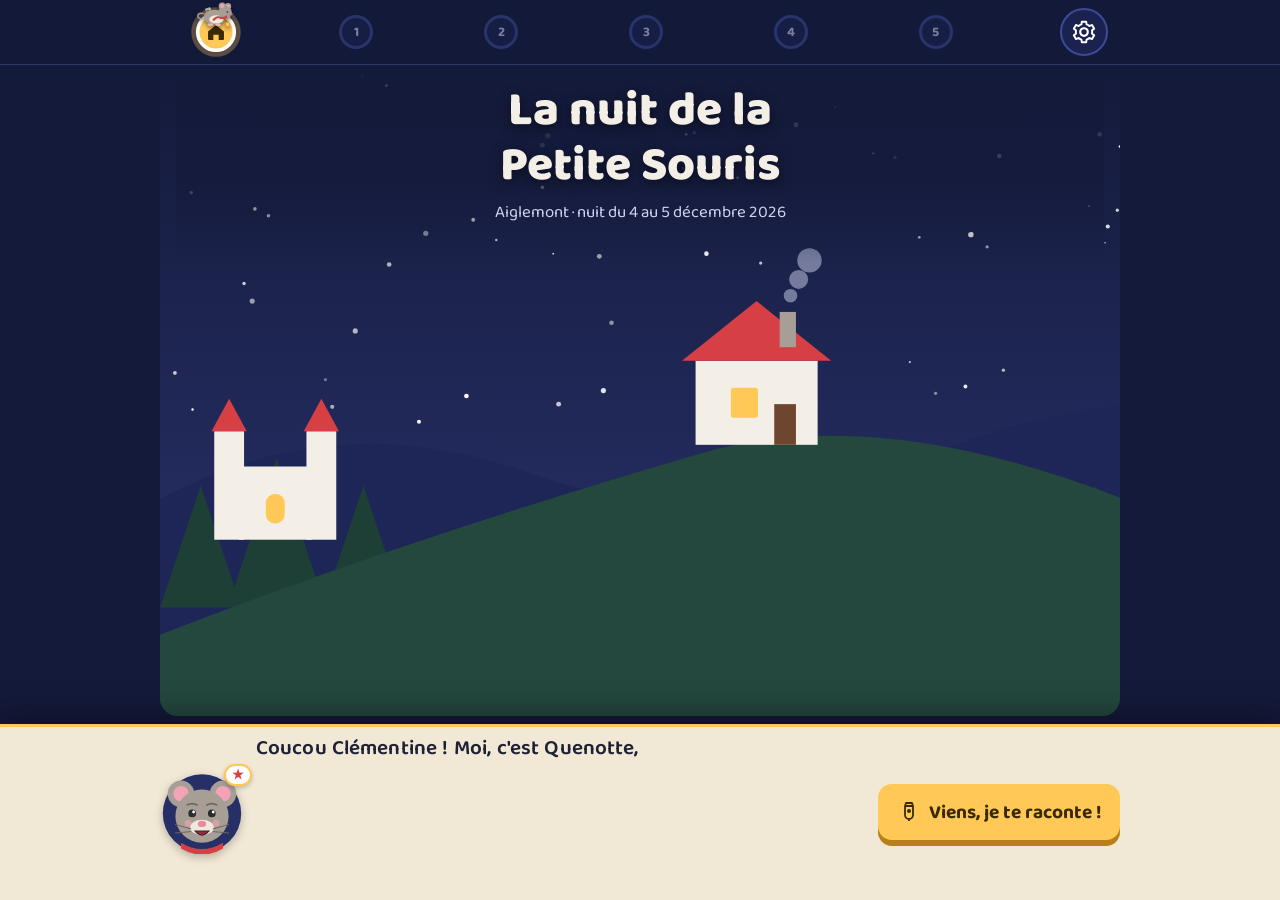
<file: index.html>
<!doctype html>
<html lang="fr">
<head>
<meta charset="utf-8">
<meta name="viewport" content="width=device-width, initial-scale=1, maximum-scale=1, user-scalable=no, viewport-fit=cover">
<meta name="robots" content="noindex, nofollow">
<meta name="theme-color" content="#141A3A">
<title>La nuit de la Petite Souris</title>
<link rel="icon" href="data:image/svg+xml,%3Csvg xmlns='http://www.w3.org/2000/svg' viewBox='0 0 64 64'%3E%3Ccircle cx='18' cy='18' r='12' fill='%23A79E95'/%3E%3Ccircle cx='46' cy='18' r='12' fill='%23A79E95'/%3E%3Ccircle cx='18' cy='18' r='7' fill='%23F2A3B5'/%3E%3Ccircle cx='46' cy='18' r='7' fill='%23F2A3B5'/%3E%3Ccircle cx='32' cy='36' r='22' fill='%23A79E95'/%3E%3Ccircle cx='24' cy='34' r='3' fill='%232B2B33'/%3E%3Ccircle cx='40' cy='34' r='3' fill='%232B2B33'/%3E%3Ccircle cx='32' cy='43' r='3.5' fill='%23E98BA0'/%3E%3Cpath d='M14 52q18 10 36 0v6q-18 10-36 0z' fill='%23D64045'/%3E%3C/svg%3E">
<link rel="manifest" href="manifest.webmanifest">
<link rel="apple-touch-icon" href="icones/icone-180.png">
<meta name="mobile-web-app-capable" content="yes">
<meta name="apple-mobile-web-app-capable" content="yes">
<meta name="apple-mobile-web-app-status-bar-style" content="black-translucent">
<meta name="apple-mobile-web-app-title" content="Petite Souris">
<link rel="stylesheet" href="css/style.css">
<link rel="stylesheet" href="css/diplome.css">
</head>
<body>
<header class="fil" id="fil"></header>
<main id="scene" class="scene"></main>
<footer id="bandeau" class="bandeau" aria-label="Quenotte raconte"></footer>
<div id="voile-noir" aria-hidden="true"></div>
<div id="toast" role="status"></div>
<script>
// Pas de zoom en écartant deux doigts (iPhone et iPad ignorent user-scalable=no)
(function(){ var no=function(e){ e.preventDefault(); };
  ['gesturestart','gesturechange','gestureend'].forEach(function(n){ document.addEventListener(n, no, { passive:false }); });
  document.addEventListener('touchmove', function(e){ if (e.touches && e.touches.length > 1) e.preventDefault(); }, { passive:false });
  document.addEventListener('wheel', function(e){ if (e.ctrlKey) e.preventDefault(); }, { passive:false });
})();
</script>
<script src="config.js"></script>
<script src="js/data.js"></script>
<script src="js/art.js"></script>
<script src="js/decors.js"></script>
<script src="js/audio.js"></script>
<script src="js/musique.js"></script>
<script src="js/narration.js"></script>
<script src="js/scenes.js"></script>
<script src="js/certificat.js"></script>
<script src="js/app.js"></script>
</body>
</html>
</file>
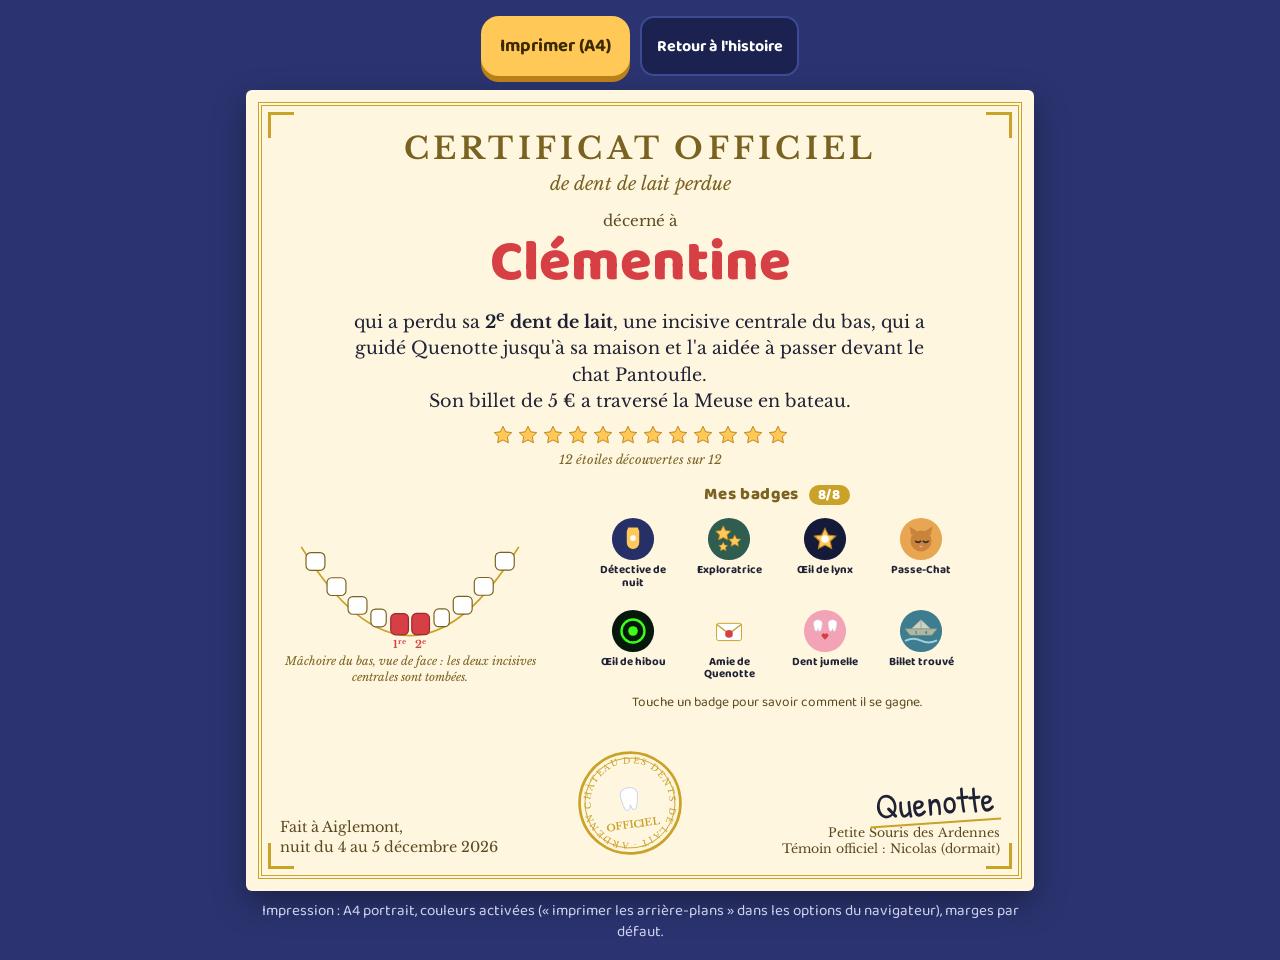
<file: certificat.html>
<!doctype html>
<html lang="fr">
<head>
<meta charset="utf-8">
<meta name="viewport" content="width=device-width, initial-scale=1, maximum-scale=1, user-scalable=no, viewport-fit=cover">
<meta name="robots" content="noindex, nofollow">
<title>Certificat officiel — La nuit de la Petite Souris</title>
<link rel="stylesheet" href="css/style.css">
<link rel="stylesheet" href="css/diplome.css">
<style>
  body{background:#2b3470}
  .page{max-width:820px;margin:0 auto;padding:16px}
  .outils{display:flex;flex-wrap:wrap;gap:10px;justify-content:center;margin:0 0 14px}
  .note{color:var(--muet);font-size:.95rem;text-align:center;margin:10px 0 0}
  @media print{.outils,.note{display:none!important}.page{max-width:none;padding:0}}
</style>
</head>
<body>
<div class="page">
  <div class="outils">
    <button class="btn btn-or" id="btn-print">Imprimer (A4)</button>
    <a class="btn btn-petit" href="index.html#5">Retour à l'histoire</a>
  </div>
  <div id="diplome"></div>
  <p class="note">Impression : A4 portrait, couleurs activées (« imprimer les arrière-plans » dans les options du navigateur), marges par défaut.</p>
</div>
<script>
// Pas de zoom en écartant deux doigts (iPhone et iPad ignorent user-scalable=no)
(function(){ var no=function(e){ e.preventDefault(); };
  ['gesturestart','gesturechange','gestureend'].forEach(function(n){ document.addEventListener(n, no, { passive:false }); });
  document.addEventListener('touchmove', function(e){ if (e.touches && e.touches.length > 1) e.preventDefault(); }, { passive:false });
  document.addEventListener('wheel', function(e){ if (e.ctrlKey) e.preventDefault(); }, { passive:false });
})();
</script>
<script src="config.js"></script>
<script src="js/data.js"></script>
<script src="js/art.js"></script>
<script src="js/certificat.js"></script>
<script>
(function(){
  document.body.insertAdjacentHTML('afterbegin', ART.symboles());
  const pad = n => String(n).padStart(2,'0');
  const p = new URLSearchParams(location.search);
  let etat = {};
  try { etat = JSON.parse(localStorage.getItem('souris.v2') || '{}'); } catch(e) {}
  // Priorité : paramètres d'adresse (envoyés par la tablette) > mémoire locale > tout gagné
  const tous = DATA.badges.filter(b => !b.secret).map(b => b.id);
  const badges = p.has('badges') ? p.get('badges').split(',').filter(Boolean) : (etat.badges && etat.badges.length ? etat.badges : tous);
  const total = DATA.scenes.reduce((n, s) => n + s.bonus.length, 0);
  const etoiles = p.has('etoiles') ? parseInt(p.get('etoiles'), 10) || 0 : Object.keys(etat.etoiles || {}).reduce((n, k) => n + (etat.etoiles[k] || []).length, 0) || total;
  const secret = p.has('secret') ? p.get('secret') === '1' : !!etat.secret;
  if (secret && badges.indexOf('scene13') < 0) badges.push('scene13');
  let nuit = p.get('nuit') || CONFIG.nuit || etat.nuit;
  if (!nuit || !/^\d{4}-\d{2}-\d{2}$/.test(nuit)) { const d = new Date(); if (d.getHours() < 12) d.setDate(d.getDate() - 1); nuit = d.getFullYear() + '-' + pad(d.getMonth()+1) + '-' + pad(d.getDate()); }
  const d1 = new Date(nuit + 'T12:00:00'), d2 = new Date(d1); d2.setDate(d2.getDate() + 1);
  const mois = new Intl.DateTimeFormat('fr-FR', { month: 'long' }); const m1 = mois.format(d1), m2 = mois.format(d2);
  const nuitTexte = m1 === m2 ? `nuit du ${d1.getDate()} au ${d2.getDate()} ${m2} ${d2.getFullYear()}` : `nuit du ${d1.getDate()} ${m1} au ${d2.getDate()} ${m2} ${d2.getFullYear()}`;
  document.getElementById('diplome').innerHTML = CERTIFICAT.html({ badges: badges.concat(badges.indexOf('jumelle') < 0 ? ['jumelle'] : []), secret, nuitTexte, etoiles, total });
  CERTIFICAT.brancher(document.getElementById('diplome'));
  document.getElementById('btn-print').onclick = () => window.print();
})();
</script>
</body>
</html>
</file>
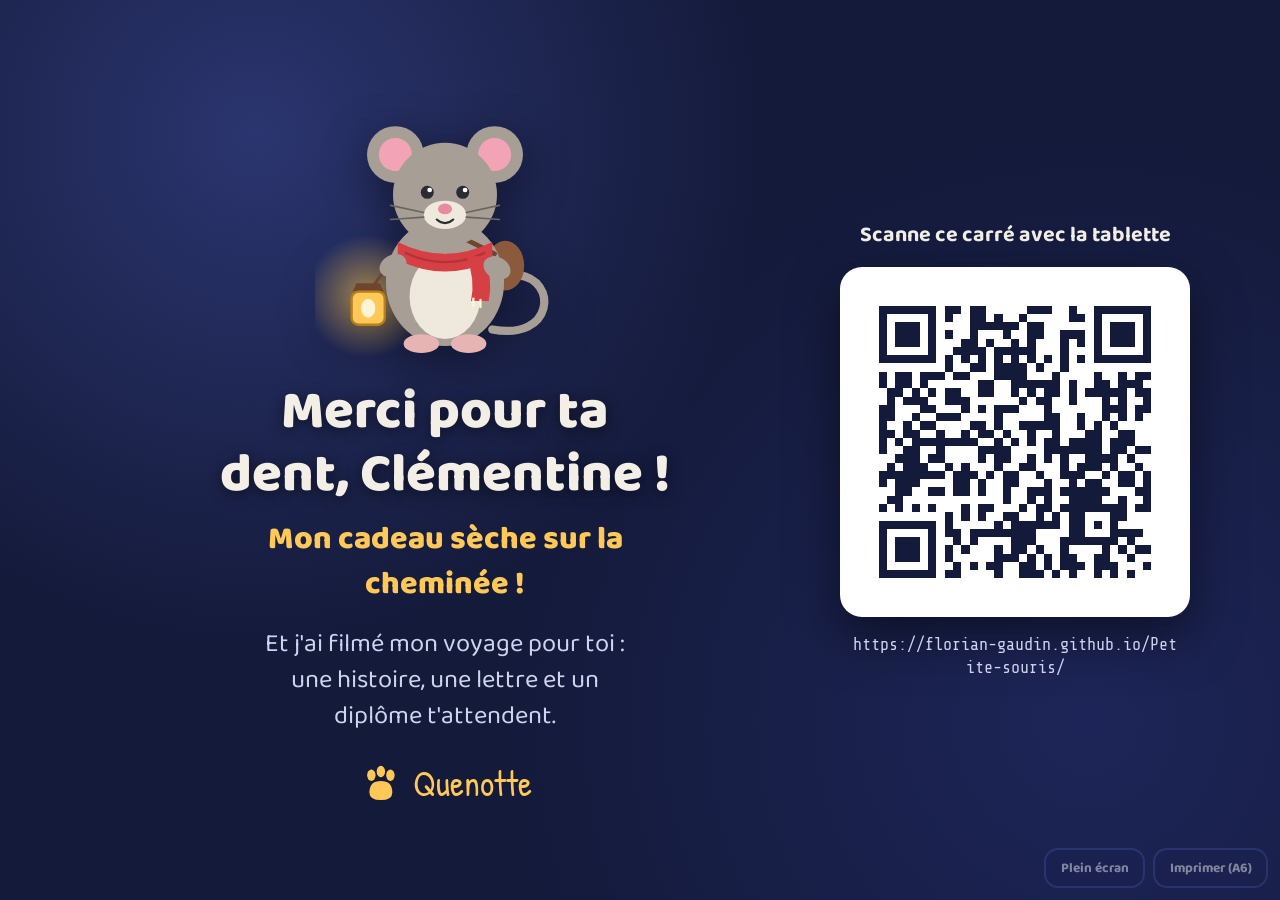
<file: mot.html>
<!doctype html>
<html lang="fr">
<head>
<meta charset="utf-8">
<meta name="viewport" content="width=device-width, initial-scale=1, maximum-scale=1, user-scalable=no, viewport-fit=cover">
<meta name="robots" content="noindex, nofollow">
<title>Le mot de la Petite Souris</title>
<link rel="stylesheet" href="css/style.css">
<style>
  /* Page à afficher en plein écran sur l'ordinateur : l'enfant scanne le QR code avec la tablette */
  html,body{height:100%}
  body{display:flex;flex-direction:column;align-items:center;justify-content:center;background:radial-gradient(circle at 20% 15%,#2b356f 0,transparent 40%),radial-gradient(circle at 85% 80%,#1d2558 0,transparent 45%),var(--nuit);text-align:center;padding:16px}
  .mot{display:grid;grid-template-columns:1fr auto;gap:28px 40px;align-items:center;max-width:1100px;width:100%}
  .mot-texte{display:flex;flex-direction:column;align-items:center;gap:12px}
  .mot h1{font-size:clamp(1.8rem,4.6vw,3.4rem);font-weight:800;max-width:16ch;text-shadow:0 3px 14px rgba(0,0,0,.5)}
  .mot .souris{width:clamp(140px,22vw,260px);height:auto;filter:drop-shadow(0 12px 24px rgba(0,0,0,.45))}
  .mot .cadeau{font-size:clamp(1.3rem,3vw,2rem);font-weight:800;color:var(--lanterne);max-width:22ch;margin:0}
  .mot .inv{font-size:clamp(1.1rem,2.4vw,1.6rem);color:var(--muet);max-width:26ch}
  .mot .sign{font-family:var(--hand);font-size:clamp(1.4rem,3vw,2.2rem);color:var(--lanterne);display:flex;align-items:center;gap:10px}
  .mot .sign svg{width:1.3em;height:1.3em;fill:var(--lanterne)}
  .qr-wrap{display:flex;flex-direction:column;align-items:center;gap:10px}
  .qr{background:#fff;border-radius:22px;padding:clamp(12px,2vw,22px);box-shadow:0 20px 50px rgba(0,0,0,.5)}
  .qr svg{display:block;width:clamp(220px,34vmin,460px);height:auto}
  .url{font-family:var(--mono);font-size:clamp(.8rem,1.6vw,1.05rem);color:var(--muet);word-break:break-all;max-width:36ch}
  .scan{font-weight:700;font-size:clamp(1rem,2.2vw,1.35rem)}
  .outils{position:fixed;right:12px;bottom:12px;display:flex;gap:8px;opacity:.45;transition:opacity .2s}
  .outils:hover,.outils:focus-within{opacity:1}
  .outils .btn{min-height:40px;font-size:.85rem}
  .alerte-url{position:fixed;left:0;right:0;top:0;background:var(--rouge);color:#fff;padding:10px 16px;font-weight:700;text-align:center;z-index:5}
  @media (max-width:760px){.mot{grid-template-columns:1fr;gap:20px}.mot h1{max-width:none}}
  @media print{
    @page{size:A6;margin:7mm}
    body{display:block;background:#fff!important;color:#000;padding:0;height:auto}
    .mot{grid-template-columns:1fr;gap:4mm;max-width:none}
    .mot h1{font-size:17pt;text-shadow:none;color:#1F2235}
    .mot .souris{width:28mm;filter:none}
    .mot .cadeau{font-size:14pt;color:#D64045}
    .mot .inv{font-size:10pt;color:#333}
    .mot .sign{font-size:15pt;color:#1F2235}.mot .sign svg{fill:#1F2235}
    .qr{box-shadow:none;padding:0;border-radius:0}.qr svg{width:48mm}
    .url{font-size:7pt;color:#333}.scan{font-size:10pt;color:#1F2235}
    .outils,.alerte-url{display:none!important}
  }
</style>
</head>
<body>
<div id="alerte" class="alerte-url" hidden>L'adresse du site n'est pas encore renseignée : modifiez « url » dans config.js, puis rechargez cette page.</div>
<main class="mot">
  <div class="mot-texte">
    <svg class="souris" viewBox="0 0 220 240" aria-hidden="true"><use href="#souris-face"/></svg>
    <h1 id="titre"></h1>
    <p class="cadeau" id="cadeau"></p>
    <p class="inv">Et j'ai filmé mon voyage pour toi : une histoire, une lettre et un diplôme t'attendent.</p>
    <p class="sign"><svg viewBox="0 0 24 24" aria-hidden="true"><use href="#patte"/></svg><span id="signature"></span></p>
  </div>
  <div class="qr-wrap">
    <p class="scan">Scanne ce carré avec la tablette</p>
    <div class="qr" id="qr" role="img" aria-label="QR code vers l'histoire"></div>
    <p class="url" id="url"></p>
  </div>
</main>
<div class="outils">
  <button class="btn btn-petit" id="btn-plein">Plein écran</button>
  <button class="btn btn-petit" id="btn-print">Imprimer (A6)</button>
</div>
<script>
// Pas de zoom en écartant deux doigts (iPhone et iPad ignorent user-scalable=no)
(function(){ var no=function(e){ e.preventDefault(); };
  ['gesturestart','gesturechange','gestureend'].forEach(function(n){ document.addEventListener(n, no, { passive:false }); });
  document.addEventListener('touchmove', function(e){ if (e.touches && e.touches.length > 1) e.preventDefault(); }, { passive:false });
  document.addEventListener('wheel', function(e){ if (e.ctrlKey) e.preventDefault(); }, { passive:false });
})();
</script>
<script src="config.js"></script>
<script src="js/art.js"></script>
<script src="vendor/qrcode.js"></script>
<script>
(function(){
  document.body.insertAdjacentHTML('afterbegin', ART.symboles());
  const C = window.CONFIG;
  document.getElementById('titre').textContent = 'Merci pour ta dent, ' + C.enfant + ' !';
  document.getElementById('cadeau').textContent = 'Mon cadeau sèche ' + C.billet.lieu + ' !';
  document.getElementById('signature').textContent = C.souris;
  document.getElementById('url').textContent = C.url;
  if (!C.url || /VOTRE-COMPTE/i.test(C.url)) document.getElementById('alerte').hidden = false;
  // QR code généré hors ligne (bibliothèque embarquée, aucune requête réseau)
  const qr = qrcode(0, 'M'); qr.addData(C.url); qr.make();
  const n = qr.getModuleCount(), marge = 2, taille = n + marge * 2;
  let chemins = '';
  for (let r = 0; r < n; r++) for (let c = 0; c < n; c++) if (qr.isDark(r, c)) chemins += `M${c + marge} ${r + marge}h1v1h-1z`;
  document.getElementById('qr').innerHTML = `<svg viewBox="0 0 ${taille} ${taille}" shape-rendering="crispEdges"><rect width="${taille}" height="${taille}" fill="#fff"/><path d="${chemins}" fill="#141A3A"/></svg>`;
  document.getElementById('btn-print').onclick = () => window.print();
  document.getElementById('btn-plein').onclick = () => { const el = document.documentElement; const f = el.requestFullscreen || el.webkitRequestFullscreen; if (f) f.call(el); };
})();
</script>
</body>
</html>
</file>
<file: css/style.css>
/* La nuit de la Petite Souris — styles (tablette et téléphone d'abord) */
@font-face{font-family:'Baloo 2';src:url('../fonts/baloo2.woff2') format('woff2');font-weight:400 800;font-display:swap}
@font-face{font-family:'Patrick Hand';src:url('../fonts/patrickhand.woff2') format('woff2');font-display:swap}
@font-face{font-family:'Share Tech Mono';src:url('../fonts/sharetechmono.woff2') format('woff2');font-display:swap}
@font-face{font-family:'Libre Baskerville';src:url('../fonts/librebaskerville.woff2') format('woff2');font-display:swap}
@font-face{font-family:'Libre Baskerville';src:url('../fonts/librebaskerville-italic.woff2') format('woff2');font-style:italic;font-display:swap}

:root{
  --nuit:#141A3A; --nuit2:#273066; --nuit3:#1b2250; --encre:#1F2235; --papier:#FFF6E0; --papier2:#f7ecd0;
  --lanterne:#FFC857; --lanterne2:#b9801a; --rouge:#D64045; --rouge2:#9a2a32; --rose:#F2A3B5; --souris:#A79E95;
  --foret:#2F5D50; --meuse:#3E7C8F; --cam:#39FF14; --cam2:#2fbf2f; --cambg:#06180B; --or:#C9A227; --clair:#F3EFE6; --muet:#cfd3ee;
  --display:'Baloo 2','Trebuchet MS',sans-serif; --hand:'Patrick Hand','Segoe Print','Comic Sans MS',cursive; --mono:'Share Tech Mono',Consolas,monospace; --serif:'Libre Baskerville',Georgia,serif;
  --fil-h:64px; --bandeau-h:170px;
}
*{box-sizing:border-box}
html{-webkit-text-size-adjust:100%}
body{margin:0;overscroll-behavior:none;background:var(--nuit);color:var(--clair);font-family:var(--display);font-size:18px;line-height:1.4;overflow-x:hidden;min-height:100%}
button,a.btn{font-family:inherit}
h1,h2,h3{line-height:1.15;margin:0;text-wrap:balance}
p{margin:.4rem 0}
.ico{width:1.25em;height:1.25em;flex:none}
[hidden]{display:none!important}
:focus-visible{outline:3px solid var(--lanterne);outline-offset:2px}

/* ---------- Fil rouge (en-tête) ---------- */
.fil{position:sticky;top:0;z-index:20;background:rgba(20,26,58,.92);backdrop-filter:blur(6px);border-bottom:1px solid #2e3768;padding-top:env(safe-area-inset-top,0px)}
.fil-in{display:flex;align-items:center;gap:10px;max-width:960px;margin:0 auto;height:var(--fil-h);padding-left:max(12px,env(safe-area-inset-left,0px));padding-right:max(12px,env(safe-area-inset-right,0px))}
.ruban{position:relative;flex:1;height:44px;min-width:0}
.perle{position:absolute;top:50%;width:34px;height:34px;margin:-17px 0 0 -17px;border-radius:50%;border:3px solid #3d4a95;background:var(--nuit3);color:var(--muet);font:700 .85rem var(--display);padding:0;cursor:pointer}
.perle.maison{left:5%;background:var(--rouge);border-color:var(--rouge);display:grid;place-items:center}
.perle.maison svg{width:18px;height:18px}
.perle.maison.active{background:var(--lanterne);border-color:var(--lanterne)}
.perle.maison.active svg path{fill:#3b2a00}
.perle[data-n="1"]{left:21%}.perle[data-n="2"]{left:37.5%}.perle[data-n="3"]{left:54%}.perle[data-n="4"]{left:70.5%}.perle[data-n="5"]{left:87%}
/* Étapes déjà parcourues en jaune, étape en cours en jaune entourée de blanc */
.perle.faite{background:var(--lanterne);border-color:var(--lanterne);color:#3b2a00}
.perle.active{background:var(--lanterne);border-color:#fff;color:#3b2a00;transform:scale(1.18);box-shadow:0 0 0 4px rgba(255,200,87,.3)}
.perle.maison,.perle.maison.faite{background:var(--rouge);border-color:var(--rouge)}
.perle.maison.active{background:var(--lanterne);border-color:#fff}
.perle:not(.ouverte){opacity:.55}
.fil-souris{position:absolute;top:50%;left:5%;width:38px;height:30px;margin:-34px 0 0 -19px;transition:left .8s cubic-bezier(.4,0,.2,1);pointer-events:none;filter:drop-shadow(0 2px 2px rgba(0,0,0,.5))}
.fil-souris svg{width:100%;height:100%}
/* Préférences */
.prefs{position:relative;flex:none}
.prefs-menu{position:absolute;right:0;top:calc(100% + 8px);z-index:45;min-width:250px;background:var(--papier);color:var(--encre);border-radius:16px;box-shadow:0 12px 30px rgba(0,0,0,.45);padding:6px;display:flex;flex-direction:column;gap:2px}
.prefs-menu button{display:flex;align-items:center;gap:10px;min-height:48px;width:100%;border:0;border-radius:12px;background:none;color:inherit;font:700 1rem var(--display);text-align:left;padding:0 12px;cursor:pointer}
.prefs-menu button:hover,.prefs-menu button:focus-visible{background:#f3e3bd}
.prefs-menu .ico{width:22px;height:22px}
.prefs-menu .danger{color:var(--rouge2)}
.prefs-menu .danger.confirme{background:var(--rouge);color:#fff}
.btn-ico{width:48px;height:48px;border-radius:50%;border:2px solid #3d4a95;background:#1b2250;color:#fff;display:grid;place-items:center;cursor:pointer;padding:0}
.btn-ico .ico{width:26px;height:26px}
@media (max-width:440px){
  .fil-in{gap:6px}
  .btn-ico{width:40px;height:40px}
  .btn-ico .ico{width:22px;height:22px}
  .perle{width:30px;height:30px;margin:-15px 0 0 -15px;font-size:.85rem;border-width:2.5px}
  .perle.maison svg{width:15px;height:15px}
  .fil-souris{width:32px;height:25px;margin:-29px 0 0 -16px}
}

/* ---------- Mise en page générale ---------- */
.scene{max-width:960px;margin:0 auto;padding:10px max(14px,env(safe-area-inset-left,0px)) calc(var(--bandeau-h) + 24px) max(14px,env(safe-area-inset-right,0px))}
.barre{display:flex;flex-wrap:wrap;align-items:center;justify-content:space-between;gap:8px 12px;margin:2px 0 8px}
.actions{display:flex;gap:8px;flex-wrap:wrap}
.decor-titre{display:flex;flex-wrap:wrap;row-gap:4px;align-items:center;gap:10px;font-size:clamp(1.2rem,4.2vw,1.6rem);font-weight:800;margin:4px 0 8px;color:var(--clair)}
.decor-heure{font-family:var(--mono);font-weight:400;font-size:.8em;color:var(--lanterne);background:var(--nuit3);border:1px solid #3d4a95;border-radius:999px;padding:2px 10px;white-space:nowrap}
.consigne{color:var(--muet);font-size:1.05rem;margin:0 0 10px}
.fin{display:flex;flex-direction:column;align-items:center;gap:12px;margin:16px 0 8px}

/* Boutons : gros, pour le pouce */
.btn{min-height:60px;font:700 1.15rem var(--display);border-radius:18px;padding:0 1.2rem;border:0;cursor:pointer;display:inline-flex;align-items:center;justify-content:center;gap:.5rem;text-decoration:none;color:inherit;-webkit-tap-highlight-color:transparent;transition:transform .12s,box-shadow .12s}
.btn:active{transform:translateY(3px)}
.btn-grand{width:100%;max-width:520px;min-height:74px;font-size:1.4rem}
.btn-or{background:var(--lanterne);color:#3b2a00;box-shadow:0 6px 0 var(--lanterne2)}
.btn-or:active{box-shadow:0 3px 0 var(--lanterne2)}
.btn-rouge{background:var(--rouge);color:#fff;box-shadow:0 6px 0 var(--rouge2)}
.btn-rouge:active{box-shadow:0 3px 0 var(--rouge2)}
.btn-petit{min-height:46px;font-size:1rem;background:#1b2250;color:#fff;border:2px solid #3d4a95;border-radius:14px;padding:0 .9rem}
.btn-petit.on{background:#3d4a95}
.btn small{font-size:.75em;font-weight:500;opacity:.8}
.btn.pop{animation:pop .4s ease-out}
@keyframes pop{from{opacity:0;transform:translateY(8px)}to{opacity:1;transform:none}}

/* ---------- Bandeau de narration (Quenotte parle) ---------- */
.bandeau{position:fixed;left:0;right:0;bottom:0;z-index:25;max-height:42vh;background:rgba(255,246,224,.94);color:var(--encre);border-top:3px solid var(--lanterne);box-shadow:0 -10px 30px rgba(0,0,0,.35);backdrop-filter:blur(8px);padding:7px max(12px,env(safe-area-inset-left,0px)) calc(10px + env(safe-area-inset-bottom,0px)) max(12px,env(safe-area-inset-right,0px));transition:transform .5s cubic-bezier(.4,0,.2,1);cursor:pointer}
.bandeau.cache{transform:translateY(110%)}
.bandeau-in{max-width:960px;margin:0 auto;display:grid;grid-template-columns:44px 1fr;grid-template-rows:108px 44px;grid-template-areas:"texte texte" "portrait actions";gap:4px 10px;align-items:center}
.bandeau-portrait{grid-area:portrait;position:relative;width:44px;height:44px}
.portrait{width:100%;height:100%;display:block;filter:drop-shadow(0 3px 4px rgba(0,0,0,.25))}
.portrait.hop{animation:hop .5s ease-out}
@keyframes hop{0%{transform:scale(1)}40%{transform:scale(1.1) rotate(-4deg)}100%{transform:scale(1)}}
.bandeau-bulle{position:absolute;right:-8px;top:-6px;min-width:22px;height:22px;padding:0 6px;border-radius:12px;background:#fff;border:2px solid var(--lanterne);color:var(--rouge);font:800 .8rem var(--display);display:none;align-items:center;justify-content:center;box-shadow:0 2px 4px rgba(0,0,0,.2)}
.bandeau-bulle.on{display:inline-flex;animation:pop .3s ease-out}
/* Hauteur fixe : tout l'écran reste visible, un texte trop long défile dans le cadre */
.bandeau-texte{grid-area:texte;margin:0;font-size:1.05rem;font-weight:600;line-height:1.36;word-spacing:.06em;letter-spacing:.005em;height:108px;overflow:hidden;align-self:start;text-wrap:pretty}
.bandeau-actions{min-height:40px}
.bandeau.chuchote .bandeau-texte{font-style:italic;color:#3a3550}
.bandeau-texte .mot{opacity:0;transition:opacity .35s ease-out}
.bandeau-texte .mot.vu{opacity:1}
.bandeau-suite{grid-area:actions;display:none;justify-self:end;align-items:center;gap:6px;min-height:40px;padding:0 16px 0 18px;border-radius:999px;background:var(--lanterne);color:#3b2a00;font-size:1.05rem;font-weight:800;box-shadow:0 4px 0 var(--lanterne2);animation:suite 1.2s ease-in-out infinite}
.bandeau-suite b{font-size:1.3em;line-height:1}
.bandeau.attente{border-top-color:#ffdc8a}
.bandeau.attente .bandeau-suite{display:inline-flex}
.bandeau.attente .bandeau-actions:not(:empty):not([hidden])~.bandeau-suite{display:none}
@keyframes suite{0%,100%{transform:translateX(0) scale(1)}50%{transform:translateX(4px) scale(1.05)}}
.bandeau-actions{grid-area:actions;display:flex;justify-content:center;gap:8px;flex-wrap:wrap}
.bandeau-actions:empty{display:none}
.bandeau-actions .btn{min-height:40px;font-size:1.05rem;width:100%;max-width:420px;border-radius:14px}
/* Expressions du portrait */
.portrait .yeux-grands,.portrait .yeux-doux,.portrait .oeil-clin,.portrait .bouche-joie,.portrait .bouche-o,.portrait .bouche-triste,.portrait .patte-chut{display:none}
.portrait[data-expr="joie"] .bouche-sourire{display:none}.portrait[data-expr="joie"] .bouche-joie{display:block}
.portrait[data-expr="surprise"] .yeux-ouverts,.portrait[data-expr="surprise"] .bouche-sourire{display:none}
.portrait[data-expr="surprise"] .yeux-grands,.portrait[data-expr="surprise"] .bouche-o{display:block}
.portrait[data-expr="surprise"] .sourcils{transform:translateY(-5px)}
.portrait[data-expr="chuchote"] .yeux-ouverts{display:none}
.portrait[data-expr="chuchote"] .yeux-doux,.portrait[data-expr="chuchote"] .patte-chut{display:block}
.portrait[data-expr="clin"] .yeux-ouverts{display:none}.portrait[data-expr="clin"] .oeil-clin{display:block}
.portrait[data-expr="triste"] .yeux-ouverts,.portrait[data-expr="triste"] .bouche-sourire{display:none}
.portrait[data-expr="triste"] .yeux-doux,.portrait[data-expr="triste"] .bouche-triste{display:block}
.portrait[data-expr="triste"] .sg{transform:rotate(12deg)}.portrait[data-expr="triste"] .sd{transform:rotate(-12deg)}
.portrait .sg,.portrait .sd{transform-box:fill-box;transform-origin:center}
.portrait .sourcils{transition:transform .3s}

/* ---------- Chapitre 0 ---------- */
.scene.ch-0{height:calc(100vh - var(--fil-h) - 1px - env(safe-area-inset-top,0px));height:calc(100dvh - var(--fil-h) - 1px - env(safe-area-inset-top,0px));padding-bottom:calc(var(--bandeau-h) + 8px);display:flex;flex-direction:column;overflow:hidden}
.scene.ch-0 .ch0{flex:1;min-height:0}
.ch0{position:relative;min-height:calc(100vh - var(--fil-h) - var(--bandeau-h) - 34px);display:flex;flex-direction:column;justify-content:flex-start;margin:-10px calc(-1 * max(14px,env(safe-area-inset-left,0px))) 0 calc(-1 * max(14px,env(safe-area-inset-right,0px)));padding:0 max(16px,env(safe-area-inset-left,0px)) 16px;border-radius:0 0 18px 18px;overflow:hidden}
.ch0 .ciel{position:absolute;inset:0;overflow:hidden;z-index:0}
.ciel-svg{width:100%;height:100%;display:block}
.ch0-texte{position:relative;z-index:1;display:flex;flex-direction:column;align-items:center;gap:8px;text-align:center;padding:18px 0 36px;background:linear-gradient(rgba(20,26,58,.8) 55%,transparent)}
.titre{font-size:clamp(1.8rem,6.5vw,3rem);font-weight:800;text-shadow:0 3px 12px rgba(0,0,0,.5);max-width:14ch}
.sous{color:var(--muet);font-size:1.05rem;margin:0}
.ciel-svg .chemin0,.ciel-svg .qui{opacity:0;transition:opacity 1s}
.ch0.allume .ciel-svg .chemin0,.ch0.allume .ciel-svg .qui{opacity:1}
.ciel-svg .fenetre{animation:lueur 3s ease-in-out infinite alternate}
.ciel-svg .fumee circle{animation:fumee 4s ease-in-out infinite}
.ciel-svg .fumee circle:nth-child(2){animation-delay:1.3s}.ciel-svg .fumee circle:nth-child(3){animation-delay:2.6s}
@keyframes lueur{from{opacity:.75}to{opacity:1}}
@keyframes fumee{0%{opacity:0;transform:translateY(0)}30%{opacity:.5}100%{opacity:0;transform:translateY(-18px)}}
.etoile{animation:scintille-etoile 4s ease-in-out infinite}
@keyframes scintille-etoile{0%,100%{opacity:.35}50%{opacity:1}}

/* ---------- Chapitre 1 : frise et décors ---------- */
.frise{display:flex;align-items:center;justify-content:center;gap:4px;margin:0 0 8px}
.pastille{width:40px;height:40px;border-radius:50%;border:2px solid #3d4a95;background:var(--nuit3);color:var(--muet);display:grid;place-items:center;padding:0;cursor:pointer;flex:none;transition:transform .2s}
.pastille svg{width:24px;height:24px}
.pastille.faite{background:var(--rouge);border-color:var(--rouge);color:#fff}
.pastille.active{background:var(--lanterne);border-color:var(--lanterne);color:#3b2a00;transform:scale(1.15)}
.pastille:disabled{opacity:.4;cursor:default}
.frise-trait{flex:0 1 26px;height:3px;background:#3d4a95;border-radius:2px}
.decor-wrap{position:relative;border-radius:16px;overflow:hidden;border:2px solid #2e3768;background:var(--nuit);touch-action:manipulation;-webkit-user-select:none;user-select:none}
.decor-wrap .decor-titre{position:absolute;left:10px;top:8px;z-index:2;margin:0;font-size:clamp(1rem,3.4vw,1.3rem);text-shadow:0 2px 6px rgba(0,0,0,.7);pointer-events:none}
.decor{width:100%;height:auto;display:block;margin:0 auto}
.decor-wrap.bouge .decor{animation:bouge .5s ease-out}
@keyframes bouge{0%,100%{transform:none}30%{transform:translateX(-5px) rotate(-.3deg)}70%{transform:translateX(5px) rotate(.3deg)}}

/* Éléments à toucher, halos, main qui montre */
.tap{cursor:pointer;-webkit-tap-highlight-color:transparent}
.tap:focus{outline:none}
.decor.secret .tap.cible .halo{animation:none;opacity:.3}
.tap.refus{animation:refus .4s ease-in-out}
.depart{transition:transform 1.5s ease-in}
.depart.part{transform:translateX(1150px)}
.decor-meuse.arrive .lueur{opacity:0}
.decor-place .tap.montre .geant .bras-d{animation:none;transform:rotate(-62deg);transition:transform .6s}
.decor-wrap .decor-titre{flex-wrap:wrap;row-gap:4px;max-width:calc(100% - 96px)}
@keyframes refus{0%,100%{transform:translateX(0)}30%{transform:translateX(-4px)}70%{transform:translateX(4px)}}
.decor .noir,.decor .dore,.decor .lueur,.decor .lueur-maison,.decor .lampe-lueur,.decor .champi-lueur,.decor .brume,.decor .main-aide,.decor .navire,.decor .etoile{pointer-events:none}
.tap .halo{opacity:0;transform-box:fill-box;transform-origin:center;pointer-events:all}
.tap.bonus .halo{opacity:.55;animation:scintille 2.6s ease-in-out infinite}
.tap.cible .halo{opacity:1;animation:pulse-halo 1.4s ease-in-out infinite}
.tap.cible.grand .halo{animation:pulse-grand 1.4s ease-in-out infinite}
.tap.vu .halo,.tap.deja .halo,.tap.fait .halo{opacity:0;animation:none}
.tap.deja:not(.vu) .halo{opacity:.18;animation:none}
@keyframes scintille{0%,100%{opacity:.35;transform:scale(.92)}50%{opacity:.75;transform:scale(1.06)}}
@keyframes pulse-halo{0%,100%{opacity:.75;transform:scale(.95)}50%{opacity:1;transform:scale(1.15)}}
@keyframes pulse-grand{0%,100%{opacity:.8;transform:scale(1.3)}50%{opacity:1;transform:scale(1.7)}}
.indice{pointer-events:none;filter:drop-shadow(0 0 4px #FFC857)}
.indice use{transform-box:view-box;transform-origin:0 0;animation:indice 1.6s ease-in-out infinite}
.tap.vu .indice,.tap.deja .indice{display:none}
@keyframes indice{0%,100%{opacity:.35;transform:scale(.7) rotate(-10deg)}50%{opacity:1;transform:scale(1.15) rotate(10deg)}}
.secrets{position:absolute;right:10px;top:8px;z-index:2;display:flex;align-items:center;gap:4px;background:rgba(20,26,58,.75);border:1px solid #3d4a95;border-radius:999px;padding:3px 10px 3px 6px;font-weight:800;font-size:.9rem;color:var(--lanterne);pointer-events:none}
.secrets svg{width:18px;height:18px}
.main-aide{opacity:0;pointer-events:none;transition:opacity .4s}
.main-aide.on{opacity:1}
.main-aide use{filter:drop-shadow(0 3px 3px rgba(0,0,0,.5))}
.main-aide.on use{animation:montre 1s ease-in-out infinite}
@keyframes montre{0%,100%{transform:translate(0,0) scale(1)}50%{transform:translate(-8px,-10px) scale(.92)}}
.lueur{opacity:.9;transition:opacity 1s}
.quenotte.trotte use{animation:trotte .5s ease-in-out infinite}
@keyframes trotte{0%,100%{transform:translateY(0)}50%{transform:translateY(-4px)}}
.decor .z{font-family:var(--display);font-weight:800;font-size:30px;fill:#F3EFE6}
.decor .z.petit{font-size:22px}

/* Château */
.decor-chateau .noir{transition:opacity 1.4s}
.decor-chateau.allume .noir{opacity:0}
.decor-chateau .lueur{opacity:0}
.decor-chateau.allume .lueur{opacity:1}
.decor-chateau .tresor circle{animation:lueur 2s ease-in-out infinite alternate}
.decor-chateau .feuillage{transform-box:fill-box;transform-origin:50% 90%;animation:feuille 4s ease-in-out infinite}
.decor-chateau .tap.secoue .feuillage{animation:secoue .25s ease-in-out 6}
@keyframes feuille{0%,100%{transform:rotate(0)}50%{transform:rotate(1.5deg)}}
@keyframes secoue{0%,100%{transform:rotate(0)}50%{transform:rotate(-4deg)}}
.decor-chateau .hulotte{opacity:0;transform:translateY(40px) scale(.5);transform-box:view-box;transform-origin:0 0;transition:transform .8s cubic-bezier(.3,1.4,.5,1),opacity .4s}
.decor-chateau .tap.vu .hulotte{opacity:1;transform:translateY(-62px)}
.decor-chateau .hulotte .aile{transform-box:view-box;transition:transform .3s}
.decor-chateau .aile.ag{transform-origin:-16px 6px}.decor-chateau .aile.ad{transform-origin:16px 6px}
.decor-chateau .tap.envol .hulotte{animation:envol 2.6s ease-in forwards}
.decor-chateau .tap.vu.encore .halo{opacity:.8;animation:pulse-halo 1.4s ease-in-out infinite}
.decor-chateau .tap.encore .indice{display:block}
.decor-chateau .tap.envol .indice,.decor-chateau .tap.envol .halo{display:none}
.decor-chateau .tap.envol .aile.ag{animation:aile-g .25s ease-in-out 10}
.decor-chateau .tap.envol .aile.ad{animation:aile-d .25s ease-in-out 10}
@keyframes envol{0%{transform:translateY(-62px);opacity:1}30%{transform:translate(-60px,-140px) scale(.95)}100%{transform:translate(-520px,-560px) scale(.55);opacity:0}}
@keyframes aile-g{0%,100%{transform:rotate(0)}50%{transform:rotate(55deg)}}
@keyframes aile-d{0%,100%{transform:rotate(0)}50%{transform:rotate(-55deg)}}
.decor-chateau .billet-sac{transition:transform .8s cubic-bezier(.3,1.3,.5,1)}
.decor-chateau .tap.vu .billet-sac{transform:translateY(-38px)}

/* Forêt */
.decor-foret .champi .chapeau,.decor-foret .champi rect{transition:fill .5s}
.decor-foret .champi.allume .chapeau{fill:#FFC857}
.decor-foret .champi.allume .pois{fill:#FFF4D6}
.decor-foret .champi.allume rect{fill:#FFF4D6}
.decor-foret .champi-lueur{opacity:0;transition:opacity .8s}
.decor-foret .champi.allume .champi-lueur{opacity:1}
.decor-foret .dore{transition:opacity 1.6s}
.decor-foret.dore .dore{opacity:.22}
.decor-foret .buisson{transform-box:fill-box;transform-origin:50% 100%;animation:tremble-buisson 2.4s ease-in-out infinite}
.decor-foret .tap.vu .buisson{animation:none}
@keyframes tremble-buisson{0%,70%,100%{transform:rotate(0)}75%{transform:rotate(-3deg)}80%{transform:rotate(3deg)}85%{transform:rotate(-2deg)}90%{transform:rotate(2deg)}}
.decor-foret .renard{opacity:0;transition:transform 1.1s cubic-bezier(.3,1,.4,1),opacity .5s}
.decor-foret .tap.vu .renard{opacity:1;transform:translateX(-100px)}
.decor-foret .tap[data-el="luciole"] .lum{animation:luciole 1.6s ease-in-out infinite}
.decor-foret .tap.vole .lum{animation-duration:.5s}
@keyframes luciole{0%,100%{opacity:.5;transform:scale(.8)}50%{opacity:1;transform:scale(1.3)}}
.decor-foret .brume ellipse{animation:brume 9s ease-in-out infinite alternate}
@keyframes brume{from{transform:translateX(-20px)}to{transform:translateX(20px)}}

/* Meuse */
.decor-meuse .vagues path{animation:vague 4s linear infinite}
.decor-meuse .vagues path:nth-child(2){animation-duration:5.5s}
.decor-meuse .vagues path:nth-child(3){animation-duration:7s}
@keyframes vague{from{transform:translateX(0)}to{transform:translateX(80px)}}
.decor-meuse .reflet{animation:reflet 3s ease-in-out infinite alternate}
@keyframes reflet{from{opacity:.45;transform:scaleX(.92)}to{opacity:.75;transform:scaleX(1.06)}}
.decor-meuse .ronds ellipse{opacity:0;transform-box:fill-box;transform-origin:center}
.decor-meuse .tap.ondule .ronds ellipse{animation:rond 2s ease-out}
.decor-meuse .tap.ondule .ronds ellipse:nth-child(2){animation-delay:.4s}
.decor-meuse .tap.ondule .ronds ellipse:nth-child(3){animation-delay:.8s}
@keyframes rond{0%{opacity:.9;transform:scale(.6)}100%{opacity:0;transform:scale(3.2)}}
.decor-meuse .bulles-eau circle{animation:bulle 3.2s ease-in infinite}
.decor-meuse .bulles-eau circle:nth-child(2){animation-delay:1s}.decor-meuse .bulles-eau circle:nth-child(3){animation-delay:2s}
@keyframes bulle{0%{opacity:0;transform:translateY(10px)}30%{opacity:.9}100%{opacity:0;transform:translateY(-26px)}}
.decor-meuse .poisson{opacity:0;transform:translate(470px,480px)}
.decor-meuse .tap.saute .poisson{animation:saut-poisson 1.5s ease-out}
@keyframes saut-poisson{0%{opacity:0;transform:translate(470px,480px) rotate(-35deg)}25%{opacity:1}50%{transform:translate(470px,392px) rotate(0)}80%{opacity:1}100%{opacity:0;transform:translate(470px,485px) rotate(40deg)}}
.decor-meuse .pli{display:none}
.decor-meuse .tap[data-etape="0"] .pli0,.decor-meuse .tap[data-etape="1"] .pli1,.decor-meuse .tap[data-etape="2"] .pli2,.decor-meuse .tap[data-etape="3"] .pli3{display:block;animation:pop .35s ease-out}
.decor-meuse .tap.parti{opacity:0;transition:opacity .4s}
/* Le billet reste dans le sac de Quenotte, puis en sort quand il faut le plier */
.decor-meuse .tap[data-el="billet"]:not(.devant){opacity:0;pointer-events:none}
.decor-meuse .billet-in{transform-box:view-box;transform-origin:0 0}
.decor-meuse .tap.devant .billet-in{animation:sort-du-sac 1s cubic-bezier(.3,1.25,.5,1)}
@keyframes sort-du-sac{0%{opacity:0;transform:translate(-158px,22px) scale(.12) rotate(-25deg)}35%{opacity:1}100%{opacity:1;transform:none}}
.decor-meuse .navire{opacity:0;transition:opacity .4s}
.decor-meuse .navire.on{opacity:1}
.decor-meuse .rive-g{transition:opacity .4s}
.decor-meuse .rive-g.cache{opacity:0}
.decor-meuse .rive-d{opacity:0;transition:opacity .6s}
.decor-meuse .rive-d.on{opacity:1}
.decor-meuse .lumieres{opacity:.3;transition:opacity 1.6s}
.decor-meuse.arrive .lumieres{opacity:1}

/* Place Ducale */
.decor-place .vitre{animation:clignote 1.9s steps(2) infinite}
.decor-place .tap.vu .vitre{animation:none;opacity:1}
@keyframes clignote{0%,100%{opacity:1}50%{opacity:.25}}
.decor-place .pigeon{opacity:0;transform:translateY(10px) scale(.3);transform-box:fill-box;transform-origin:center;transition:transform .6s cubic-bezier(.3,1.4,.5,1),opacity .3s}
.decor-place .tap.vu .pigeon{opacity:1;transform:none}
.decor-place .pantin{opacity:0;transform:translateY(-60px);transform-box:fill-box;transform-origin:50% 0}
.decor-place .tap.danse .pantin{animation:pantin 2.6s ease-in-out forwards}
@keyframes pantin{0%{opacity:0;transform:translateY(-60px)}25%{opacity:1;transform:translateY(0) rotate(0)}45%{transform:translateY(-6px) rotate(10deg)}65%{transform:translateY(0) rotate(-10deg)}85%{transform:translateY(-6px) rotate(6deg)}100%{opacity:1;transform:translateY(0)}}
.decor-place .tap.fait .pantin{opacity:1}
.decor-place .geant .bras-d{transform-box:fill-box;transform-origin:0 0}
.decor-place .tap.danse .geant .bras-d{animation:coucou-bras .5s ease-in-out 4}
@keyframes coucou-bras{0%,100%{transform:rotate(0)}50%{transform:rotate(-70deg)}}
.decor-place .fromage{transform-box:fill-box;transform-origin:center;transition:transform .5s}
.decor-place .tap.croque .fromage{transform:scale(.7) translateX(10px)}
.decor-place .miettes{opacity:0;transition:opacity .4s}
.decor-place .tap.croque .miettes{opacity:1}

/* Aiglemont */
.decor-aiglemont .coq{transform-box:fill-box;transform-origin:center}
.decor-aiglemont .tap.tourne .coq{animation:tourne 2.2s cubic-bezier(.25,.8,.3,1) forwards}
@keyframes tourne{from{transform:rotate(0)}to{transform:rotate(1080deg)}}
.decor-aiglemont .lueur-maison{opacity:0;transition:opacity 1.4s}
.decor-aiglemont.trouve .lueur-maison{opacity:1}
.decor-aiglemont .ampoule,.decor-aiglemont .lampe-lueur{animation:gresille 1.7s steps(4) infinite}
.decor-aiglemont .lampe-lueur{opacity:.6}
.decor-aiglemont .tap.vu .ampoule,.decor-aiglemont .tap.vu .lampe-lueur{animation:none}
@keyframes gresille{0%,100%{opacity:1}25%{opacity:.3}50%{opacity:.9}75%{opacity:.5}}
.decor-aiglemont .tap[data-el="fenetre"] .vitre{opacity:.45;transition:opacity .8s}
.decor-aiglemont .tap[data-el="fenetre"].vu .vitre{opacity:1}
.decor-aiglemont .nicolas{opacity:0;transition:opacity .8s}
.decor-aiglemont .tap.vu .nicolas{opacity:1}

/* Pantoufle */
.decor-pantoufle .fourrure{fill:#20222e;transition:fill 1.2s}
.decor-pantoufle .queue{stroke:#20222e;transition:stroke 1.2s}
.decor-pantoufle .revele .fourrure{fill:#E8A552}
.decor-pantoufle .revele .queue{stroke:#E8A552}
.decor-pantoufle .rayures,.decor-pantoufle .oreilles,.decor-pantoufle .nez,.decor-pantoufle .bouche{opacity:0;transition:opacity 1.2s}
.decor-pantoufle .revele .rayures,.decor-pantoufle .revele .oreilles,.decor-pantoufle .revele .nez,.decor-pantoufle .revele .bouche{opacity:1}
.decor-pantoufle .yeux-brillent{animation:brille 2.2s ease-in-out infinite}
@keyframes brille{0%,100%{opacity:1}50%{opacity:.5}}
.decor-pantoufle .yeux-fermes{display:none}
.decor-pantoufle .revele .yeux-brillent{display:none}
.decor-pantoufle .revele .yeux-fermes{display:block}
.decor-pantoufle .zzz{opacity:0;transition:opacity .8s}
.decor-pantoufle .revele .zzz{opacity:1}
.decor-pantoufle .revele .z{animation:zz 1.6s ease-in-out infinite}
.decor-pantoufle .revele .z.petit{animation-delay:.5s}
.decor-pantoufle .pendule{opacity:0;transform:scale(.4);transform-box:fill-box;transform-origin:center;transition:transform .6s cubic-bezier(.3,1.4,.5,1),opacity .3s}
.decor-pantoufle .tap.vu .pendule{opacity:1;transform:none}
.decor-pantoufle .tap[data-el="fenetre"] .vitre{transition:fill .6s}
.decor-pantoufle .tap[data-el="fenetre"].vu .vitre{fill:#6b5a2a}
.decor-pantoufle .fleur{transform-box:fill-box;transform-origin:50% 100%}
.decor-pantoufle .tap.vu .fleur{animation:fleur .7s ease-out}
.decor-pantoufle .tap.vu .fleur:nth-child(3){animation-delay:.1s}.decor-pantoufle .tap.vu .fleur:nth-child(4){animation-delay:.2s}
@keyframes fleur{0%{transform:scale(1)}40%{transform:scale(1.35) rotate(-8deg)}70%{transform:scale(1.1) rotate(6deg)}100%{transform:scale(1)}}
.decor-pantoufle .moustaches{transform-box:fill-box;transform-origin:center}
.decor-pantoufle .tap.vu .moustaches{animation:fretille .2s ease-in-out 6}
@keyframes fretille{0%,100%{transform:rotate(0)}50%{transform:rotate(3deg)}}
.decor-pantoufle .battant{transform-box:fill-box;transform-origin:0 50%;transition:transform .9s ease-in-out}
.decor-pantoufle .tap.vu .battant{transform:scaleX(.86) skewY(3deg)}

/* ---------- Chapitre 3 : la caméra tient dans l'écran ---------- */
.scene.ch-3{height:calc(100vh - var(--fil-h) - 1px - env(safe-area-inset-top,0px));height:calc(100dvh - var(--fil-h) - 1px - env(safe-area-inset-top,0px));padding-bottom:calc(var(--bandeau-h) + 10px);display:flex;flex-direction:column;overflow:hidden}
.ch3{flex:1;min-height:0;display:flex;flex-direction:column}
.ch3 .barre{flex:none;margin:2px 0 6px}
.cam-wrap{flex:1;min-height:0;container-type:size;display:flex;align-items:center;justify-content:center}
.cam-wrap .cam{width:min(100cqw,133.3cqh);max-width:none;max-height:none;margin:0}

/* ---------- Chapitre 2 : le jeu ---------- */
.scene.ch-2{height:calc(100vh - var(--fil-h) - 1px - env(safe-area-inset-top,0px));height:calc(100dvh - var(--fil-h) - 1px - env(safe-area-inset-top,0px));padding-bottom:calc(var(--bandeau-h) + 10px);display:flex;flex-direction:column;overflow:hidden}
.ch2{flex:1;min-height:0;display:flex;flex-direction:column}
.ch2 .decor-titre{flex:none;margin:2px 0 6px}
.ch2 .jeu-wrap{flex:1 1 auto;min-height:90px;display:flex;align-items:center;justify-content:center;background:var(--nuit)}
.ch2 .jeu{width:100%;height:100%;max-height:none;min-height:0}
.ch2 .jauge{flex:none;margin:8px 0}
.ch2 .btn-tenir{flex:none;min-height:76px;width:100%}
.jeu-wrap{border-radius:16px;overflow:hidden;border:2px solid #2e3768}
.jeu{width:100%;height:auto;display:block}
.jeu .z{font-family:var(--display);font-weight:800;font-size:30px;fill:#F3EFE6}
.jeu .z.petit{font-size:22px}
.jeu #zzz{opacity:1;transition:opacity .2s}
.jeu #chat:not([data-etat="dort"]) #zzz{opacity:0}
.jeu #chat[data-etat="dort"] .z{animation:zz 1.6s ease-in-out infinite}
.jeu #chat[data-etat="dort"] .z.petit{animation-delay:.5s}
@keyframes zz{0%{opacity:.3;transform:translateY(0)}50%{opacity:1;transform:translateY(-6px)}100%{opacity:.3;transform:translateY(0)}}
.jeu #chat[data-etat="reveille"] .oeil-ferme,.jeu #chat:not([data-etat="reveille"]) .oeil-ouvert{display:none}
.jeu #chat:not([data-etat="baille"]) .bouche-ouverte,.jeu #chat[data-etat="baille"] .bouche-fermee{display:none}
.jeu #queue{transform-box:fill-box;transform-origin:100% 50%}
.jeu #chat[data-etat="baille"] #queue{animation:twitch .22s ease-in-out 5}
.jeu #chat[data-etat="reveille"] #queue{animation:twitch .35s ease-in-out infinite}
@keyframes twitch{0%,100%{transform:rotate(0)}50%{transform:rotate(-14deg)}}
.jeu #bulle{opacity:0;transition:opacity .15s}
.jeu #bulle.on{opacity:1}
.jeu .bulle-txt{font-family:var(--display);font-weight:800;font-size:26px;fill:#1F2235;text-anchor:middle}
.jeu #jeu-souris{transition:transform .15s linear}
.jeu #jeu-souris.boule use{transform:scale(.85) translate(10px,16px) rotate(-10deg)}
.jeu #jeu-souris.marche use{animation:trotte .3s ease-in-out infinite}
.jeu #jeu-souris.saute{animation:saut .6s ease-in-out 3}
@keyframes saut{0%,100%{translate:0 0}50%{translate:0 -24px}}
.jauge{position:relative;height:30px;border-radius:15px;background:var(--nuit3);border:2px solid #3d4a95;margin:12px 0;overflow:hidden}
.jauge-in{height:100%;background:linear-gradient(90deg,#FFC857,#ffdc8a);width:0;transition:width .15s linear}
.jauge span{position:absolute;inset:0;display:grid;place-items:center;font-weight:700;font-size:.95rem;color:#fff;text-shadow:0 1px 2px rgba(0,0,0,.7);padding:0 34px}
.ch2 .jauge{height:34px;border-radius:17px;overflow:visible}
.ch2 .jauge-in{border-radius:15px}
.jauge-porte{position:absolute;right:4px;top:50%;width:24px;height:24px;margin-top:-12px}
.jauge-souris{position:absolute;top:50%;left:4px;width:36px;height:28px;margin-top:-18px;transition:left .15s linear;filter:drop-shadow(0 1px 1px rgba(0,0,0,.6))}
.btn-tenir{touch-action:none;user-select:none;-webkit-user-select:none;-webkit-touch-callout:none;display:flex;margin:0 auto;flex-direction:column;gap:0;line-height:1.1;min-height:90px}
.btn-tenir.on{transform:translateY(4px);box-shadow:0 2px 0 var(--lanterne2);background:#ffd978}

/* ---------- Chapitre 3 : la caméra ---------- */
.cam{position:relative;aspect-ratio:4/3;width:100%;max-width:640px;max-height:calc(100vh - var(--fil-h) - var(--bandeau-h) - 120px);margin:0 auto;background:var(--cambg);border-radius:12px;overflow:hidden;border:3px solid #1d4d26;font-family:var(--mono);color:var(--cam)}
.cam .camsvg{position:absolute;inset:0;width:100%;height:100%}
.cam-hud{position:absolute;top:0;left:0;right:0;display:flex;justify-content:space-between;gap:6px;padding:6px 10px;font-size:clamp(.72rem,2.6vw,1rem);z-index:3;text-shadow:0 0 6px rgba(57,255,20,.6)}
.rec{color:#ff5a5a;animation:blink 1s steps(1) infinite;text-shadow:0 0 6px rgba(255,90,90,.7)}
@keyframes blink{50%{opacity:.15}}
.dets{position:absolute;inset:0;z-index:2;pointer-events:none}
.det{position:absolute;border:2px solid var(--cam);border-radius:3px;box-shadow:0 0 8px rgba(57,255,20,.35);transition:left .9s ease-in-out,top .9s ease-in-out;animation:apparait .3s steps(3)}
.det span{position:absolute;left:-2px;bottom:100%;background:var(--cam);color:#03230a;font-size:clamp(.58rem,2.2vw,.86rem);padding:1px 5px;white-space:nowrap;font-weight:700;letter-spacing:.02em}
.det.bas span{bottom:auto;top:100%}
.det.droite span{left:100%;bottom:auto;top:-2px;margin-left:4px}
@keyframes apparait{from{opacity:0}to{opacity:1}}
.cam-souris,.cam-bateau{transition:transform 2.4s ease-in-out}
.cam.instant .cam-souris,.cam.instant .cam-bateau,.cam.instant .det{transition:none!important;animation:none!important}
.cam #dent1{transition:transform 1.2s ease-in,opacity 1.2s}
.cam #dent1.prise{transform:translate(-50px,-40px) scale(.2);opacity:0}
.cam .cam-mot{opacity:0;transform:translate(-40px,-30px) scale(.4);transition:transform 1s ease-out,opacity .8s}
.cam .cam-mot.pose{opacity:1;transform:none}
.cam #cs2.coucou use{animation:coucou .5s ease-in-out 3}
@keyframes coucou{0%,100%{transform:rotate(0)}50%{transform:rotate(-8deg)}}
.cam-grain{position:absolute;inset:0;pointer-events:none;z-index:4;background:repeating-linear-gradient(0deg,rgba(0,0,0,.22) 0 2px,transparent 2px 4px);mix-blend-mode:multiply}
.cam-grain::after{content:"";position:absolute;inset:-60%;background-image:radial-gradient(rgba(57,255,20,.09) 1px,transparent 1.5px);background-size:7px 7px;animation:grain .35s steps(3) infinite;opacity:.9}
@keyframes grain{0%{transform:translate(0,0)}33%{transform:translate(-9px,6px)}66%{transform:translate(7px,-8px)}100%{transform:translate(-3px,3px)}}
.cam::before{content:"";position:absolute;inset:0;z-index:5;pointer-events:none;background:radial-gradient(ellipse at center,transparent 55%,rgba(0,0,0,.55) 100%)}
.preuve{position:absolute;inset:0;z-index:6;display:none;flex-direction:column;align-items:center;justify-content:center;gap:6px;background:rgba(6,24,11,.35)}
.cam.fin .preuve{display:flex}
.preuve-ancien{border:6px solid var(--rouge);color:var(--rouge);font:800 clamp(2rem,9vw,3.2rem) var(--display);padding:2px 20px;transform:rotate(-12deg);background:rgba(6,24,11,.75);letter-spacing:.05em}
.preuve small{font-size:clamp(.7rem,2.4vw,.95rem);background:rgba(6,24,11,.8);padding:2px 8px}

/* ---------- Chapitre 4 : la lettre ---------- */
.env-stage{display:flex;flex-direction:column;align-items:center}
.env{width:min(100%,520px);height:auto;display:block;overflow:visible}
.env-nom{font-family:var(--hand);font-size:26px;fill:#5c4a1e;text-anchor:middle}
.env #rabat{transform-box:view-box;transform-origin:200px 60px;transition:transform .7s ease-in-out}
.env.ouverte #rabat{transform:scaleY(-1)}
.env #cachet{cursor:pointer;transform-box:fill-box;transform-origin:center;animation:pulse 1.6s ease-in-out infinite;transition:transform .6s ease-in,opacity .6s}
.env.ouverte #cachet{animation:none;transform:translateY(80px) rotate(35deg);opacity:0}
@keyframes pulse{0%,100%{transform:scale(1)}50%{transform:scale(1.08)}}
.lettre-stage{display:flex;flex-direction:column;align-items:center;animation:pop .5s ease-out}
.papier{width:min(100%,680px);background:var(--papier);color:var(--encre);font-family:var(--hand);font-size:clamp(1.7rem,6vw,2.5rem);line-height:1.5;border-radius:8px;padding:28px 22px 22px 26px;box-shadow:0 12px 32px rgba(0,0,0,.45);background-image:linear-gradient(90deg,transparent 0 36px,rgba(214,64,69,.25) 36px 37px,transparent 37px)}
.ligne{margin:0 0 .5em;min-height:1.5em;padding:0 0 0 20px;opacity:.001;transition:opacity .3s;border-radius:6px;word-spacing:.1em}
.ligne.vue{opacity:1}
.ligne.sign{text-align:right;margin-top:.5em;font-size:1em;min-height:0}
.ligne.sign+.ligne.sign{margin-top:0;font-size:.85em;color:#5c4a1e}
.ligne.ps{font-size:.8em;color:#5c4a1e;margin-top:.5em}
.lire-avec{display:flex;align-items:center;gap:8px;margin:14px 0 0;font-size:clamp(1.1rem,3.6vw,1.4rem);font-weight:700;color:var(--lanterne)}

/* ---------- Chapitre 5 : le diplôme ---------- */
.diplome-wrap{display:flex;justify-content:center}
.diplome-wrap .diplome{width:min(100%,680px)}
.confettis{position:fixed;inset:0;pointer-events:none;z-index:15;overflow:hidden}
.confettis i{position:absolute;top:-20px;width:10px;height:16px;border-radius:2px;animation:tombe 4s linear infinite}
@keyframes tombe{0%{transform:translateY(0) rotate(0);opacity:1}100%{transform:translateY(105vh) rotate(720deg);opacity:.2}}

/* ---------- Chapitre secret ---------- */
.voile{position:fixed;inset:0;z-index:30;background:rgba(10,12,30,.85);display:grid;place-items:center;padding:12px;opacity:0;transition:opacity .4s}
.voile.on{opacity:1}
.scene13{position:relative;width:min(100%,560px);background:var(--nuit3);border-radius:18px;overflow:hidden;border:3px solid var(--rouge)}
.rideau{position:absolute;top:0;bottom:0;width:52%;background:repeating-linear-gradient(90deg,#D64045 0 18px,#b4323b 18px 36px);z-index:2;transition:transform .9s cubic-bezier(.6,0,.3,1)}
.rideau.g{left:0}.rideau.d{right:0}
.voile.ouvert .rideau.g{transform:translateX(-100%)}.voile.ouvert .rideau.d{transform:translateX(100%)}
.s13-in{padding:14px 16px 16px;display:flex;flex-direction:column;gap:10px;align-items:center}
.s13-titre{font-weight:800;font-size:1.3rem;color:var(--lanterne)}
.tableau svg{width:100%;height:auto;border-radius:12px;display:block}
.tab-txt{font-size:1.2rem;text-align:center;margin:0;min-height:2.6em}
.tab-actions{display:flex;flex-direction:column;align-items:center;gap:8px;width:100%}

/* ---------- Fondu au noir entre les tableaux ---------- */
#voile-noir{position:fixed;inset:0;z-index:35;background:#05070f;opacity:0;pointer-events:none;transition:opacity .7s ease-in-out}
#voile-noir.on{opacity:1;pointer-events:auto}

/* ---------- Toast ---------- */
#toast{position:fixed;left:0;right:0;top:calc(var(--fil-h) + 12px + env(safe-area-inset-top,0px));display:flex;justify-content:center;pointer-events:none;z-index:40;opacity:0;transform:translateY(-16px);transition:opacity .3s,transform .3s}
#toast.on{opacity:1;transform:none}
.toast-in{display:flex;align-items:center;gap:10px;background:var(--papier);color:var(--encre);font-weight:700;border-radius:999px;padding:8px 18px 8px 10px;box-shadow:0 8px 24px rgba(0,0,0,.45);max-width:92vw}

/* ---------- Tablette et plus large ---------- */
@media (min-width:700px){
  body{font-size:19px}
  .bandeau-in{grid-template-columns:84px 1fr auto;grid-template-rows:156px;grid-template-areas:"portrait texte actions";gap:6px 12px;align-items:center}
  .bandeau-suite{align-self:end}
  .bandeau-texte{font-size:1.3rem;line-height:1.48;height:156px;align-self:center}
  .bandeau-actions .btn{min-height:56px;font-size:1.2rem}
  .bandeau-portrait{width:84px;height:84px}
  .bandeau-actions .btn{width:auto;min-width:200px}
  .btn-tenir{max-width:420px}
  .pastille{width:46px;height:46px}
  .frise-trait{flex-basis:40px}
}

/* ---------- Mouvement réduit ---------- */
@media (prefers-reduced-motion:reduce){
  *,*::before,*::after{animation:none!important;transition:none!important;scroll-behavior:auto!important}
  .cam-grain::after{display:none}
  .rec{opacity:1}
  .tap.bonus .halo{opacity:.6}.tap.cible .halo{opacity:1}
  .decor-foret .tap.vu .renard,.decor-chateau .tap.vu .hulotte,.decor-place .tap.vu .pigeon{opacity:1}
  .decor-place .tap.danse .pantin,.decor-place .tap.fait .pantin{opacity:1;transform:none}
}
@media print{.fil,#toast,.btn,.bandeau{display:none!important}}
html{touch-action:pan-x pan-y}
</file>
<file: css/diplome.css>
/* Le diplôme : à l'écran (chapitre 5) et à l'impression (certificat.html, A4) */
.diplome{background:#FFF6E0;color:#1F2235;font-family:'Libre Baskerville',Georgia,serif;padding:12px;border-radius:6px;box-shadow:0 12px 32px rgba(0,0,0,.35)}
.dip-bord{position:relative;border:4px double #C9A227;padding:22px 18px 18px;text-align:center}
.dip-coin{position:absolute;width:26px;height:26px;border:3px solid #C9A227}
.dip-coin.c1{left:6px;top:6px;border-right:0;border-bottom:0}.dip-coin.c2{right:6px;top:6px;border-left:0;border-bottom:0}
.dip-coin.c3{left:6px;bottom:6px;border-right:0;border-top:0}.dip-coin.c4{right:6px;bottom:6px;border-left:0;border-top:0}
.dip-entete{font-size:clamp(1.2rem,4.4vw,1.9rem);letter-spacing:.14em;text-transform:uppercase;color:#7a6220;font-weight:700}
.dip-sous{font-style:italic;color:#7a6220;font-size:clamp(.95rem,3vw,1.15rem)}
.dip-decerne{margin-top:14px;font-size:.95rem;color:#5c4a1e}
.dip-nom{font-family:'Baloo 2','Trebuchet MS',sans-serif;font-weight:800;font-size:clamp(2.2rem,9vw,3.6rem);color:#D64045;line-height:1.1}
.dip-texte{font-size:clamp(.95rem,3vw,1.1rem);line-height:1.5;margin:10px auto 0;max-width:34em}
.dip-etoiles{display:flex;flex-wrap:wrap;justify-content:center;align-items:center;gap:3px;margin-top:10px}
.dip-etoile{width:22px;height:22px}
.dip-etoile.off{opacity:.22;filter:grayscale(1)}
.dip-etoiles span{width:100%;font-size:.78rem;color:#7a6220;font-style:italic;margin-top:2px}
.dip-milieu{display:flex;flex-wrap:wrap;gap:14px;justify-content:center;align-items:center;margin-top:14px}
.dip-machoire{flex:0 1 260px;max-width:100%}
.machoire{width:100%;height:auto;display:block}
.machoire-legende{font-size:.72rem;color:#7a6220;font-style:italic;text-align:center;margin-top:2px}
.dip-badges-bloc{flex:1 1 260px;display:flex;flex-direction:column;align-items:center;gap:6px}
.dip-badges-titre{font-family:'Baloo 2',sans-serif;font-weight:800;font-size:1.05rem;color:#7a6220;letter-spacing:.04em}
.dip-compte{display:inline-block;margin-left:6px;background:#C9A227;color:#fff;border-radius:999px;padding:0 9px;font-size:.9rem}
.dip-badges{display:flex;flex-wrap:wrap;justify-content:center;gap:10px}
.dip-badge-info{min-height:2.8em;margin:2px 0 0;font-family:'Baloo 2',sans-serif;font-size:.85rem;line-height:1.35;color:#5c4a1e;text-align:center;max-width:30em}
button.badge-dip{background:none;border:0;padding:4px 2px;border-radius:10px;cursor:pointer;color:inherit;-webkit-tap-highlight-color:transparent}
button.badge-dip.choisi,button.badge-dip:hover{background:rgba(201,162,39,.16)}
.badge-dip{display:flex;flex-direction:column;align-items:center;gap:2px;width:86px;font-family:'Baloo 2',sans-serif;font-weight:700;font-size:.72rem;line-height:1.1;color:#1F2235}
.badge-dip.off{opacity:.3;filter:grayscale(1)}
.badge-ico{display:block}
.dip-pied{display:flex;flex-wrap:wrap;justify-content:space-between;align-items:flex-end;gap:12px;margin-top:18px;text-align:left}
.dip-date{font-size:.9rem;line-height:1.4;color:#5c4a1e;flex:1 1 150px}
.dip-tampon{flex:0 0 auto}
.tampon{width:108px;height:108px;display:block;transform:rotate(-8deg)}
.dip-sign{flex:1 1 170px;text-align:right;display:flex;flex-direction:column;align-items:flex-end}
.dip-sign .sign{font-family:'Patrick Hand',cursive;font-size:2.2rem;color:#1F2235;line-height:1;transform:rotate(-4deg);display:inline-block;border-bottom:2px solid #C9A227;padding:0 6px 2px}
.dip-sign small{font-size:.78rem;color:#5c4a1e;line-height:1.3}
.dip-sourire{margin-top:16px;border:2px dashed #C9A227;border-radius:10px;height:74px;display:grid;place-items:center;color:#a08a4a;font-style:italic;font-size:.95rem}

@media print{
  @page{size:A4 portrait;margin:12mm}
  html,body{background:#fff!important;color:#000}
  .diplome{box-shadow:none;border-radius:0;padding:0;width:100%;min-height:calc(297mm - 26mm)}
  .dip-bord{min-height:calc(297mm - 26mm);display:flex;flex-direction:column;justify-content:space-between;padding:18mm 14mm 14mm}
  .dip-nom{font-size:3.4rem}
  .dip-entete{font-size:1.9rem}
  .dip-texte{font-size:1.1rem}
  .badge-dip{width:92px;font-size:.78rem}
  .dip-badge-info{display:none}
  .tampon{width:120px;height:120px}
  *{-webkit-print-color-adjust:exact;print-color-adjust:exact}
}
</file>
